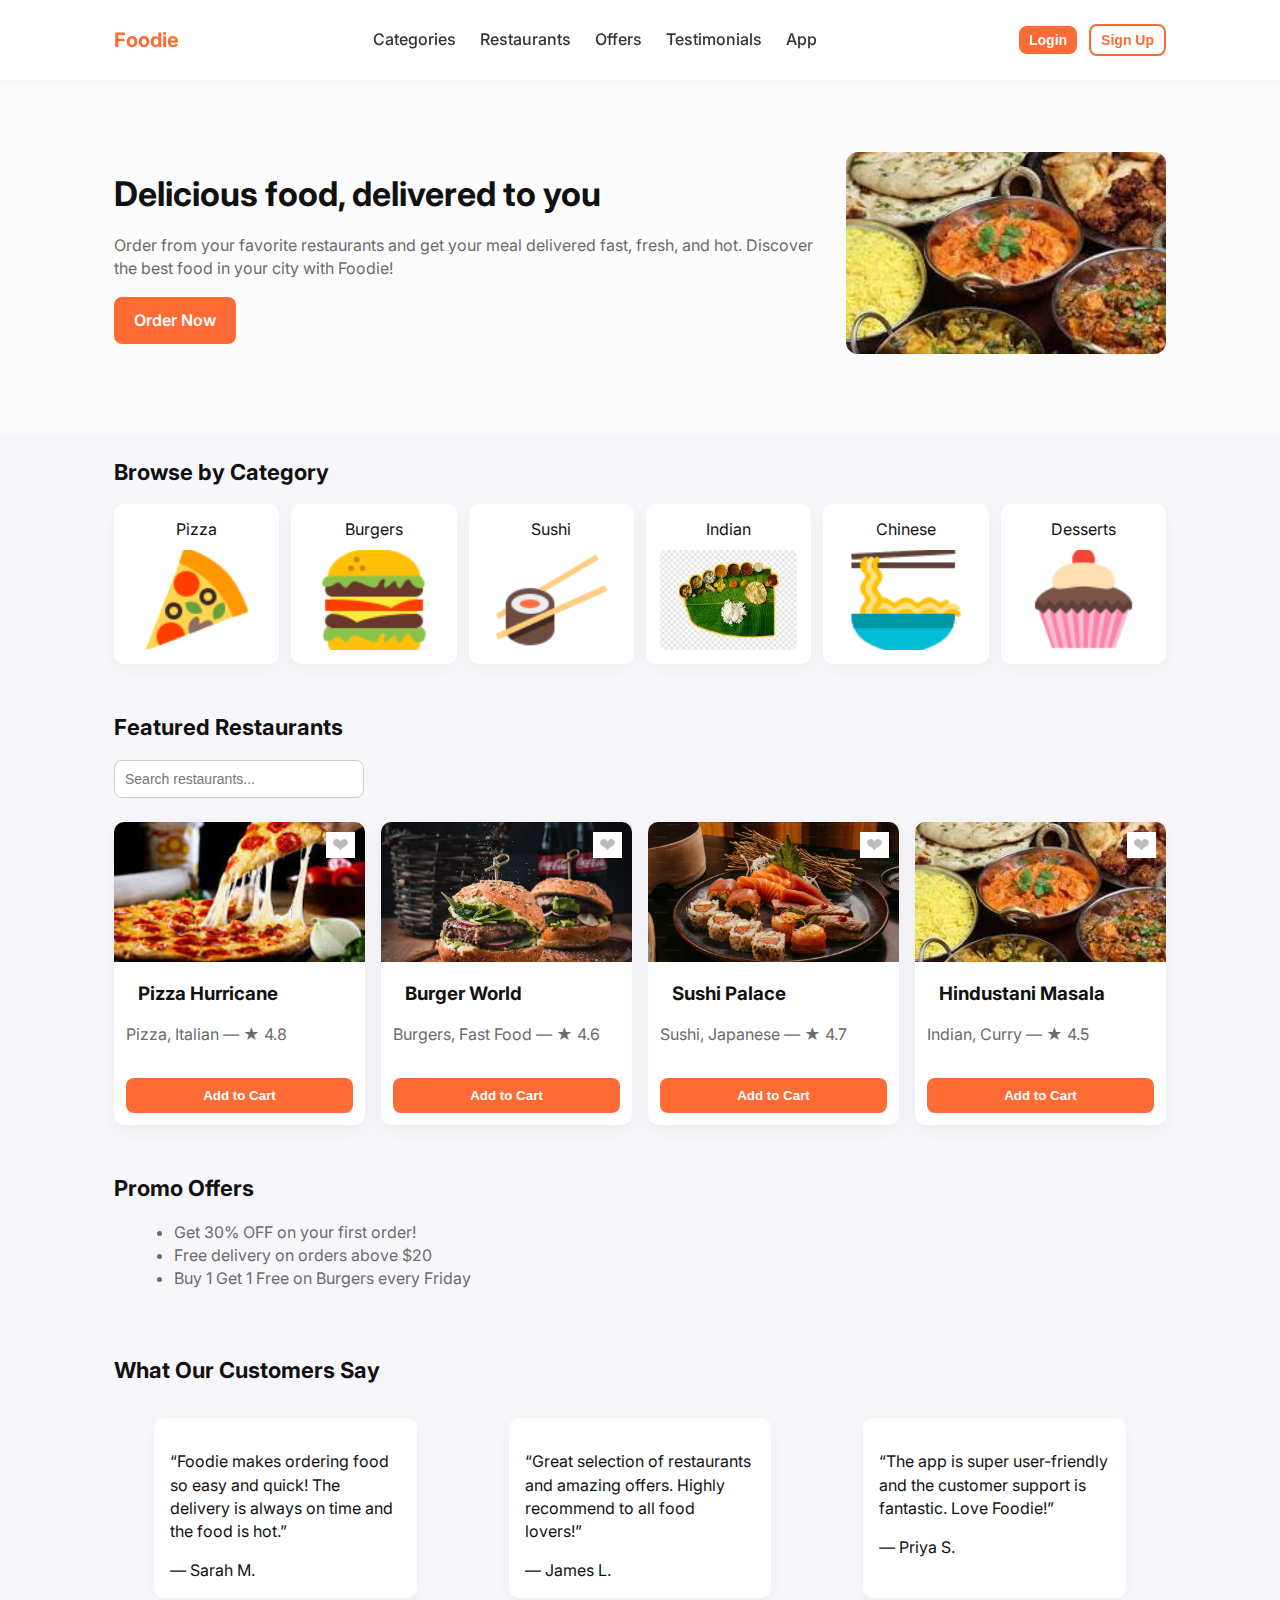
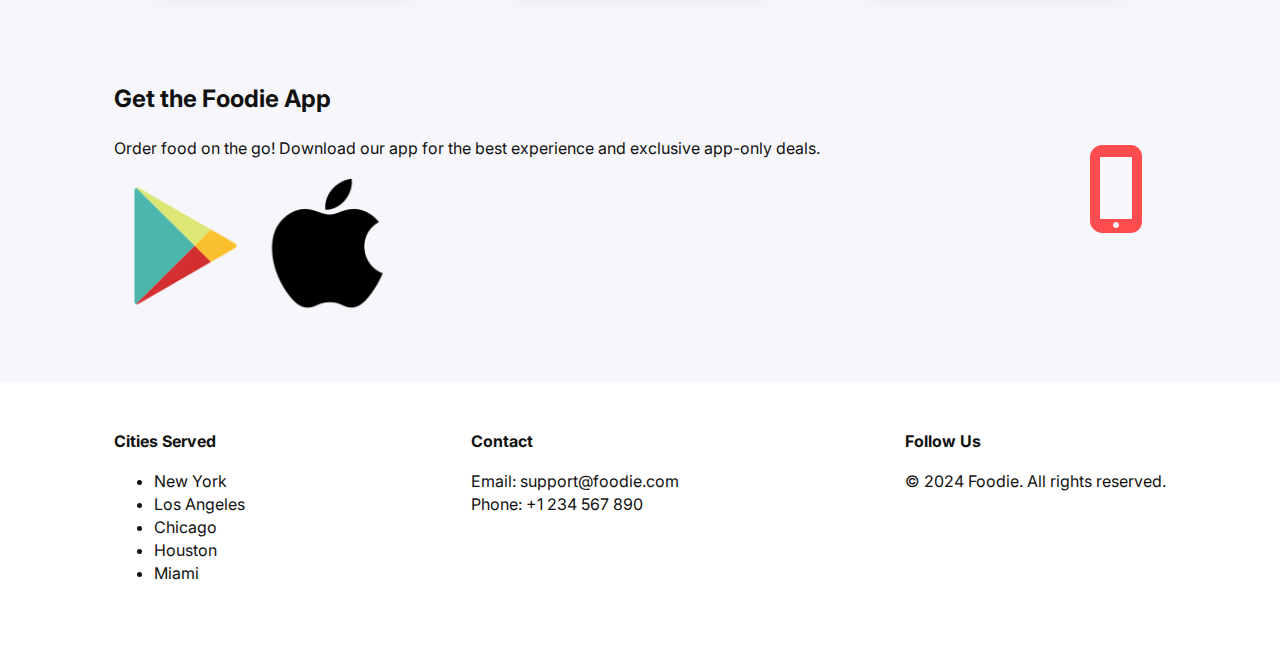
<file: project 3/index.html>
<!doctype html>
<html lang="en">
<head>
  <meta charset="utf-8" />
  <meta name="viewport" content="width=device-width,initial-scale=1" />
  <title>Foodie — Food Delivery Service</title>
  <link rel="stylesheet" href="styles.css" />
  <script defer src="script.js"></script>
  <link href="https://fonts.googleapis.com/css2?family=Inter:wght@300;400;600;700&display=swap" rel="stylesheet">
</head>
<body>
  <header class="site-header">
    <div class="container header-inner">
      <div class="logo">Foodie</div>
      <nav class="main-nav">
        <a href="#categories">Categories</a>
        <a href="#restaurants">Restaurants</a>
        <a href="#offers">Offers</a>
        <a href="#testimonials">Testimonials</a>
        <a href="#app">App</a>
      </nav>
      <div class="auth">
        <button class="btn small">Login</button>
        <button class="btn small ghost">Sign Up</button>
      </div>
    </div>
  </header>

  <main>
    <section class="hero">
      <div class="container hero-inner">
        <div class="hero-copy">
          <h1>Delicious food, delivered to you</h1>
          <p>Order from your favorite restaurants and get your meal delivered fast, fresh, and hot. Discover the best food in your city with Foodie!</p>
          <a class="btn large" href="#restaurants">Order Now</a>
        </div>
        <div class="hero-image">
          <img src="images/hero-food.jpg" alt="Delicious Food" />
        </div>
      </div>
    </section>

    <section id="categories" class="categories container">
      <div class="section-header">
        <h2>Browse by Category</h2>
      </div>
      <div class="cats-grid">
        <div class="cat">Pizza <img src="images/pizza.png" alt=""></div>
        <div class="cat">Burgers <img src="images/burger.png" alt=""></div>
        <div class="cat">Sushi <img src="images/sushi.png" alt=""></div>
        <div class="cat">Indian <img src="images/indian.jpg" alt=""></div>
        <div class="cat">Chinese <img src="images/chinese.png" alt=""></div>
        <div class="cat">Desserts <img src="images/dessert.png" alt=""></div>
      </div>
    </section>

    <section id="restaurants" class="container restaurants">
  <div class="section-header">
    <h2>Featured Restaurants</h2>
    <input type="text" id="searchBar" placeholder="Search restaurants..." />
  </div>

  <div class="cards">

    <article class="card" data-name="Pizza Palace">
      <img src="images/restaurant1.jpg" alt="Pizza Hurricane">
      <button class="fav-btn">❤</button>
      <h3>Pizza Hurricane</h3>
      <p class="meta">Pizza, Italian — ★ 4.8</p>
      <button class="btn cart-btn">Add to Cart</button>
    </article>

    <article class="card" data-name="Burger Hub">
      <img src="images/restaurant2.avif" alt="Burger world">
      <button class="fav-btn">❤</button>
      <h3>Burger World</h3>
      <p class="meta">Burgers, Fast Food — ★ 4.6</p>
      <button class="btn cart-btn">Add to Cart</button>
    </article>

    <article class="card" data-name="Sushi World">
      <img src="images/restaurant3.jfif" alt="Sushi Palace">
      <button class="fav-btn">❤</button>
      <h3>Sushi Palace</h3>
      <p class="meta">Sushi, Japanese — ★ 4.7</p>
      <button class="btn cart-btn">Add to Cart</button>
    </article>

    <article class="card" data-name="Hindustani Masala">
      <img src="images/restaurant4.jpg" alt="Spice Route">
      <button class="fav-btn">❤</button>
      <h3>Hindustani Masala</h3>
      <p class="meta">Indian, Curry — ★ 4.5</p>
      <button class="btn cart-btn">Add to Cart</button>
    </article>

  </div>
</section>


    <section id="offers" class="offers container">
      <div class="section-header">
        <h2>Promo Offers</h2>
      </div>
      <ul>
        <li>Get 30% OFF on your first order!</li>
        <li>Free delivery on orders above $20</li>
        <li>Buy 1 Get 1 Free on Burgers every Friday</li>
      </ul>
    </section>

    <section id="testimonials" class="testimonials container">
      <div class="section-header">
        <h2>What Our Customers Say</h2>
      </div>
      <div class="test-grid">
        <blockquote>
          <p>“Foodie makes ordering food so easy and quick! The delivery is always on time and the food is hot.”</p>
          <footer>— Sarah M.</footer>
        </blockquote>

        <blockquote>
          <p>“Great selection of restaurants and amazing offers. Highly recommend to all food lovers!”</p>
          <footer>— James L.</footer>
        </blockquote>

        <blockquote>
          <p>“The app is super user-friendly and the customer support is fantastic. Love Foodie!”</p>
          <footer>— Priya S.</footer>
        </blockquote>
      </div>
    </section>

    <section id="app" class="app container">
      <div class="app-inner">
        <div>
          <h2>Get the Foodie App</h2>
          <p>Order food on the go! Download our app for the best experience and exclusive app-only deals.</p>
          <div class="app-links">
            <a class="app-badge" href="#"><img src="images/google-play.png" alt="Google Play"></a>
            <a class="app-badge" href="#"><img src="images/app-store.png" alt="App Store"></a>
          </div>
        </div>
        <div class="app-preview">
          <img src="images/app-preview.png" alt="App preview">
        </div>
      </div>
    </section>
  </main>

  <footer class="site-footer">
    <div class="container">
      <div class="footer-grid">
        <div>
          <h4>Cities Served</h4>
          <ul>
            <li>New York</li><li>Los Angeles</li><li>Chicago</li><li>Houston</li><li>Miami</li>
          </ul>
        </div>
        <div>
          <h4>Contact</h4>
          <p>Email: support@foodie.com<br>Phone: +1 234 567 890</p>
        </div>
        <div>
          <h4>Follow Us</h4>
          <p>© 2024 Foodie. All rights reserved.</p>
        </div>
      </div>
    </div>
  </footer>
</body>
</html>
</file>
<file: project 3/styles.css>
:root{
  --bg:#f7f7fb;
  --card:#ffffff;
  --accent:#ff6b35;
  --muted:#6b6b6b;
  --maxw:1100px;
  font-family: 'Inter', system-ui, -apple-system, "Segoe UI", Roboto, "Helvetica Neue", Arial;
}

*{box-sizing:border-box}
body{margin:0;background:var(--bg);color:#111;line-height:1.45}
.container{max-width:var(--maxw);margin:0 auto;padding:24px}

.site-header{background:#fff;box-shadow:0 1px 6px rgba(10,10,10,0.04);position:sticky;top:0;z-index:20}
.header-inner{display:flex;align-items:center;justify-content:space-between}
.logo{font-weight:700;font-size:20px;color:var(--accent)}
.main-nav a{margin:0 10px;color:#333;text-decoration:none;font-weight:500}
.auth .btn{margin-left:8px}

.btn{display:inline-block;padding:10px 16px;border-radius:8px;background:var(--accent);color:#fff;text-decoration:none;border:none;cursor:pointer;font-weight:600}
.btn.ghost{background:transparent;color:var(--accent);border:2px solid var(--accent)}
.btn.small{padding:6px 10px;font-size:14px}
.btn.large{padding:12px 20px;font-size:16px}

/* Hero */
.hero{padding:48px 0;background:linear-gradient(180deg, rgba(255,255,255,0.6), rgba(255,255,255,0.6));}
.hero-inner{display:flex;gap:24px;align-items:center}
.hero-copy{flex:1}
.hero-copy h1{font-size:34px;margin:0 0 12px}
.hero-copy p{color:var(--muted);margin-bottom:16px}
.hero-image img{width:320px;height:auto;border-radius:12px;object-fit:cover}

/* Categories */
.section-header h2{margin:0 0 16px;font-size:22px}
.cats-grid{display:grid;grid-template-columns:repeat(auto-fit,minmax(140px,1fr));gap:12px}
.cat{background:var(--card);padding:14px;border-radius:10px;text-align:center;box-shadow:0 6px 18px rgba(12,12,12,0.04)}
.cat img{display:block;width:100%;height:100px;object-fit:cover;border-radius:6px;margin-top:8px}

/* Cards */
.cards{display:grid;grid-template-columns:repeat(auto-fit,minmax(200px,1fr));gap:16px;margin-top:8px}
.card{background:var(--card);padding:0;border-radius:10px;overflow:hidden;box-shadow:0 6px 20px rgba(12,12,12,0.05)}
.card img{width:100%;height:140px;object-fit:cover}
.card h3{margin:12px;padding:0 12px}
.card .meta{padding:0 12px 16px;color:var(--muted)}

/* Offers & Testimonials */
.offers ul{list-style:disc;margin-left:20px;color:var(--muted)}
.test-grid{display:grid;grid-template-columns:repeat(auto-fit,minmax(220px,1fr));gap:12px}
blockquote{background:var(--card);padding:16px;border-radius:10px;box-shadow:0 6px 18px rgba(12,12,12,0.04)}

/* App section */
.app-inner{display:flex;gap:20px;align-items:center;justify-content:space-between}
.app-links{margin-top:12px}
.app-badge img{width:140px;height:auto}

/* Footer */
.site-footer{margin-top:36px;padding:24px 0;background:#fff}
.footer-grid{display:flex;gap:30px;flex-wrap:wrap;justify-content:space-between}
.footer-grid h4{margin:0 0 8px}
@media (max-width:800px){
  .hero-inner{flex-direction:column}
  .app-inner{flex-direction:column}
}
#searchBar {
  width: 250px;
  padding: 10px;
  border-radius: 8px;
  border: 1.5px solid #ccc;
  font-size: 14px;
  margin-bottom: 16px;
}

.fav-btn {
  position: absolute;
  right: 10px;
  top: 10px;
  background: white;
  border: none;
  font-size: 20px;
  cursor: pointer;
  color: #bbb;
  transition: 0.2s;
}

.fav-btn.active {
  color: red;
}

.card {
  position: relative;
  transition: transform 0.2s;
}

.card:hover {
  transform: scale(1.03);
}

.cart-btn {
  margin: 0 12px 12px;
  width: calc(100% - 24px);
  text-align: center;
}

.cart-popup {
  position: fixed;
  bottom: 20px;
  right: 20px;
  background: #4bb543;
  color: white;
  padding: 14px 20px;
  border-radius: 8px;
  display: none;
  animation: fadeInOut 2s ease forwards;
}

@keyframes fadeInOut {
  0% {opacity: 0; transform: translateY(20px);}
  20% {opacity: 1; transform: translateY(0);}
  80% {opacity: 1;}
  100% {opacity: 0;}
}
.browse-cards {
  display: flex;
  gap: 20px;
  margin-top: 25px;
  flex-wrap: wrap;
}

.browse-card {
  width: 150px;
  padding: 12px;
  background: #fff;
  border-radius: 16px;
  cursor: pointer;
  transition: 0.3s ease;
  text-align: center;
  box-shadow: 0px 4px 12px #00000015;
  border: 2px solid transparent;
}

.browse-card img {
  width: 100%;
  height: 95px;
  border-radius: 12px;
  object-fit: cover;
}

.browse-card p {
  margin-top: 10px;
  font-weight: 600;
  font-size: 16px;
}

.browse-card:hover {
  transform: scale(1.05);
  background: #f0f7ff;
}

.browse-card.active {
  border-color: #ff6600;
  transform: scale(1.12);
  background: #ffe8d6;
}

.selected-category {
  margin-top: 15px;
  font-size: 17px;
  font-weight: bold;
}
</file>
